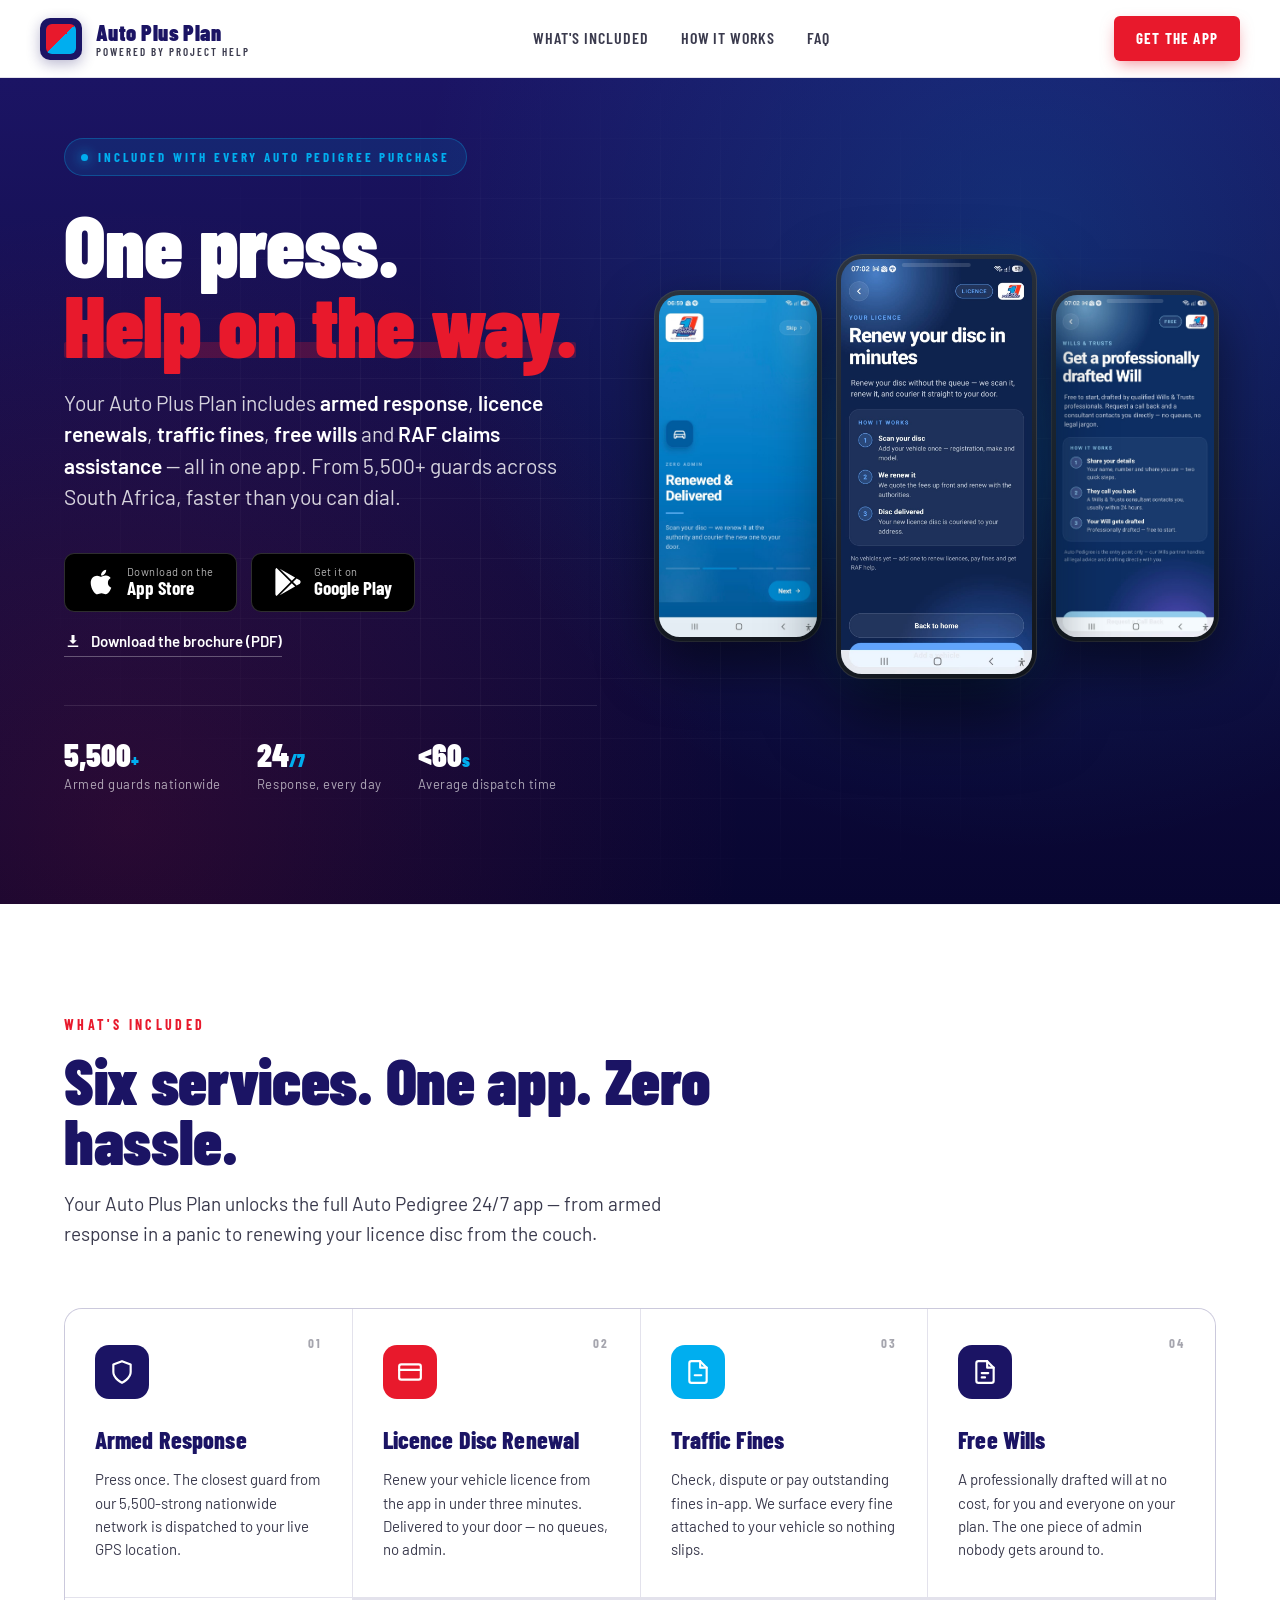
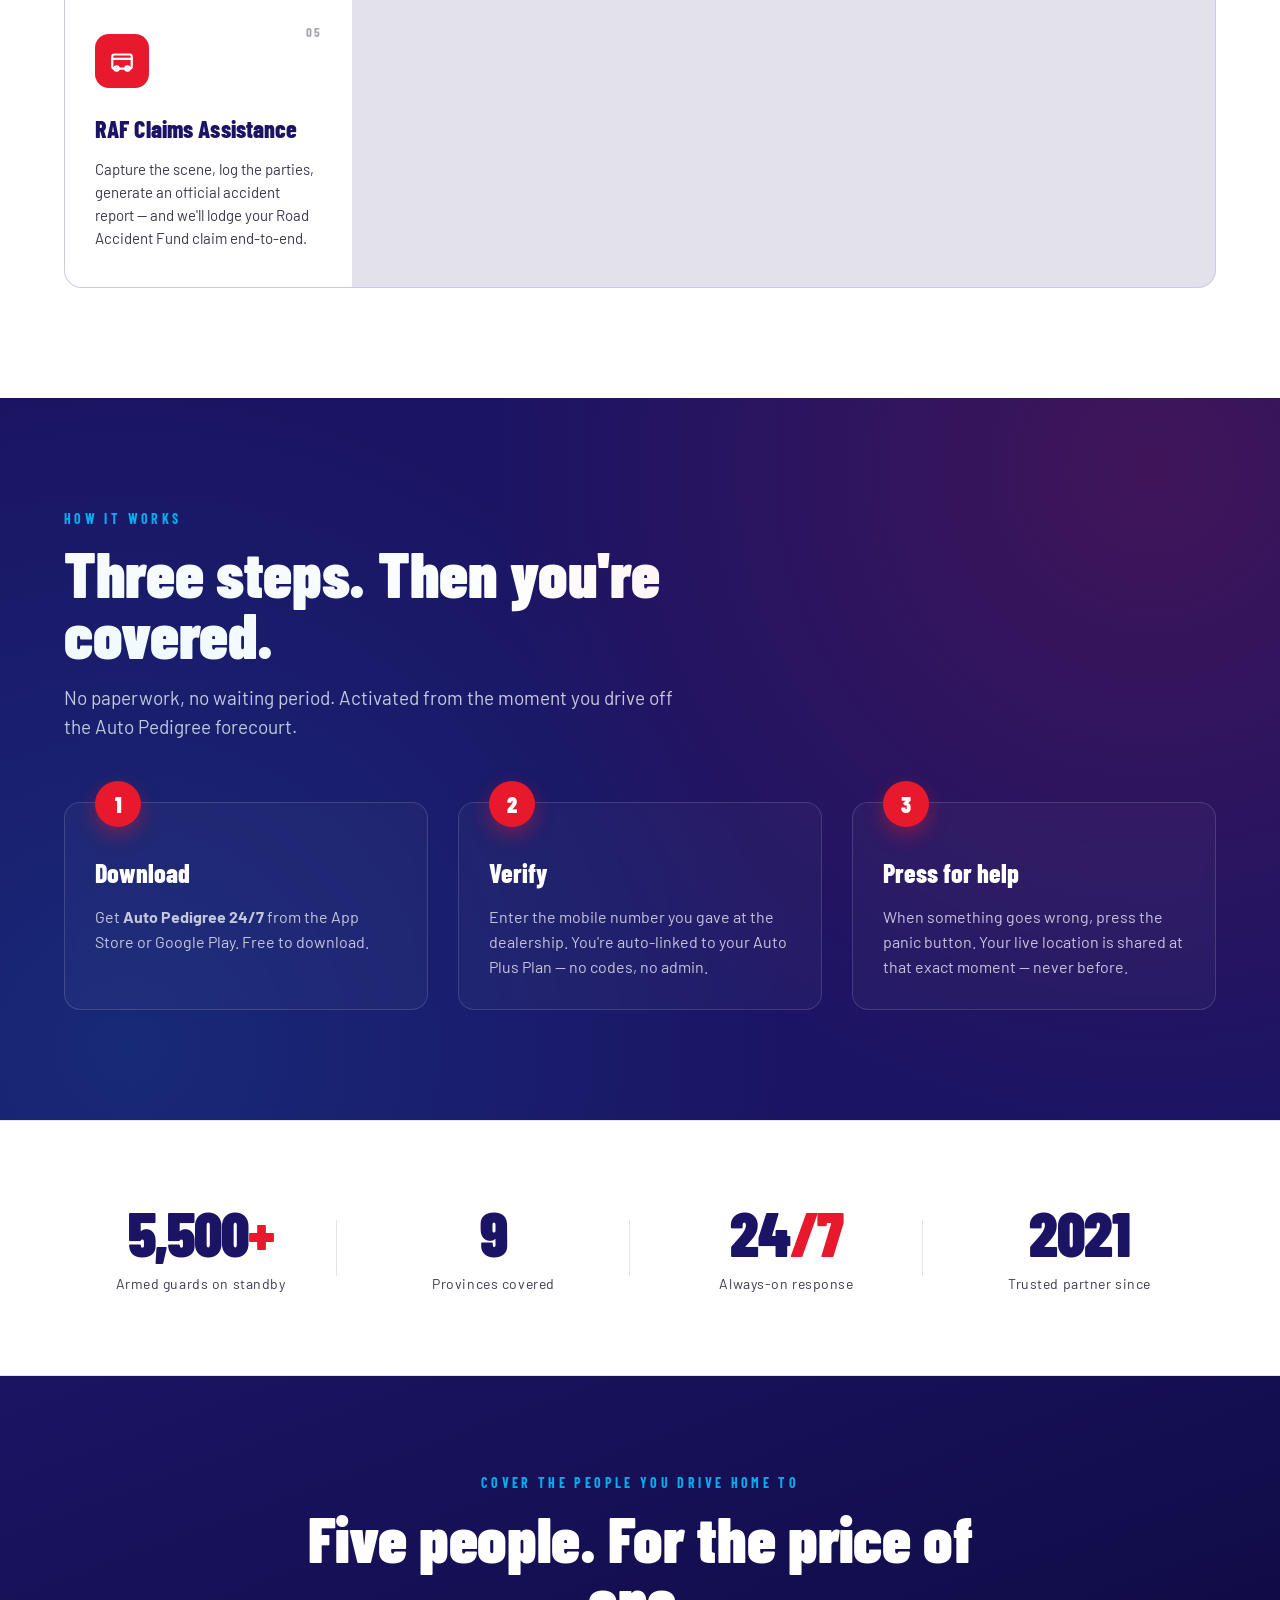
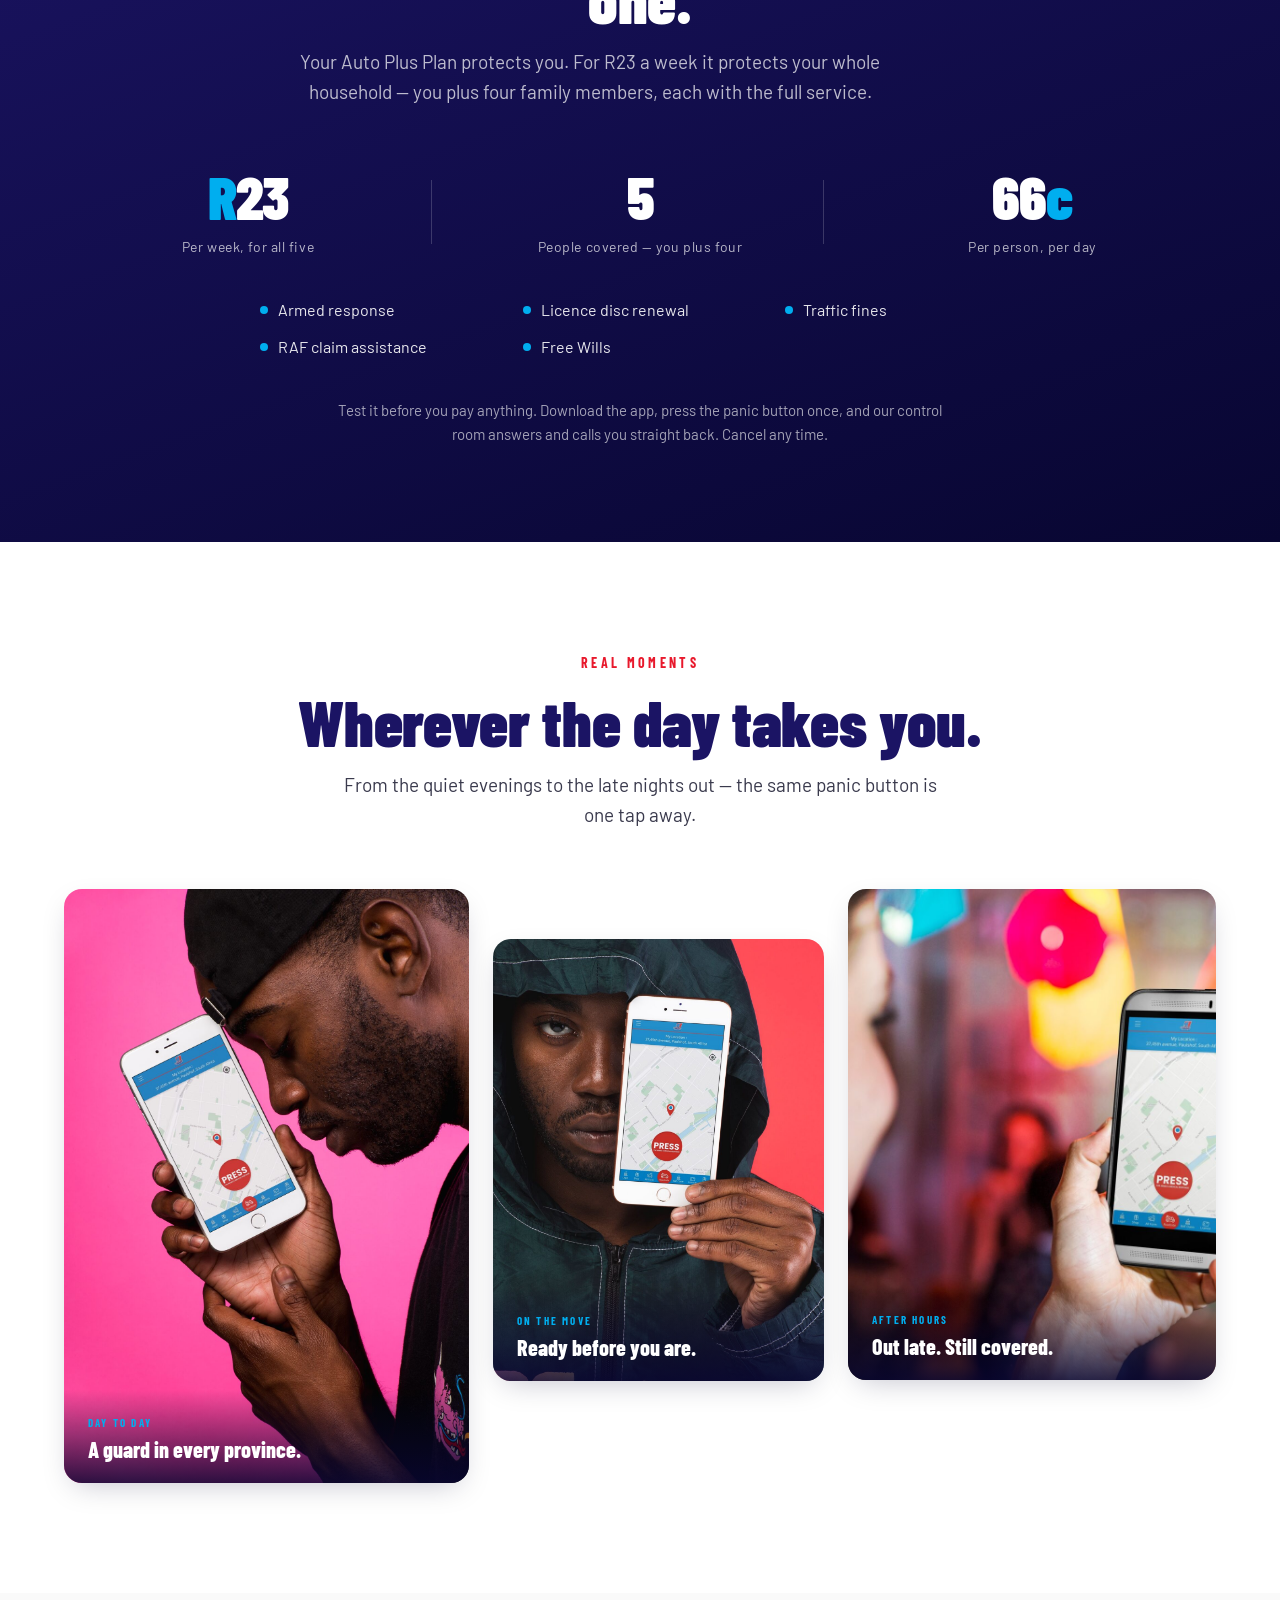
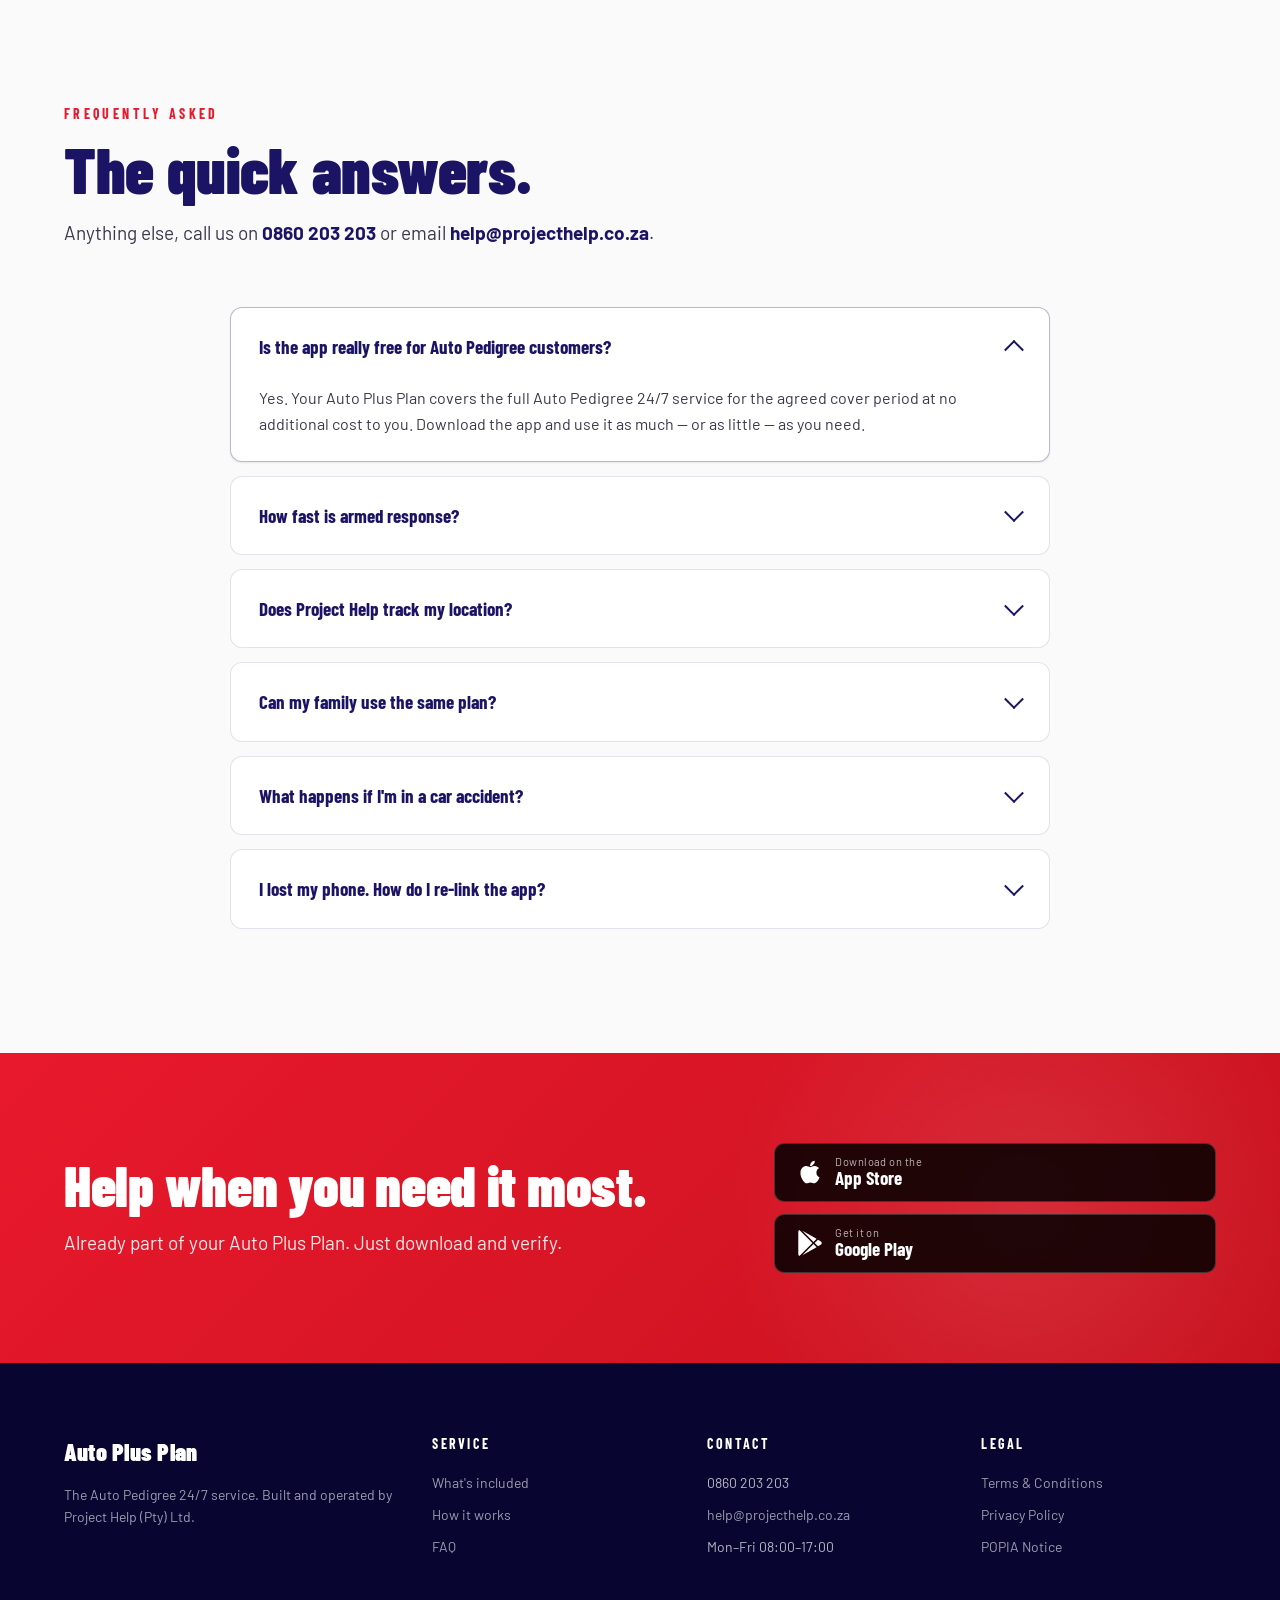
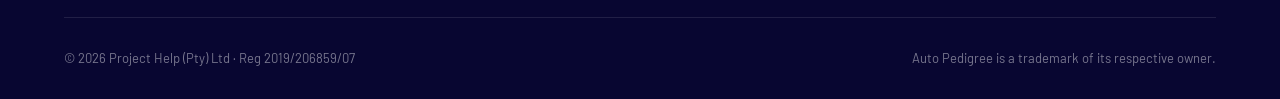
<file: docs/index.html>
<!DOCTYPE html>
<html lang="en">
<head>
<meta charset="UTF-8" />
<meta name="viewport" content="width=device-width, initial-scale=1.0" />
<title>Auto Plus Plan — Powered by Project Help</title>
<meta name="description" content="Armed response, licence renewals, traffic fines and RAF claims — all built into your Auto Pedigree Auto Plus Plan. One press. Help on the way." />
<meta property="og:title" content="Auto Plus Plan — Help when you need it most" />
<meta property="og:description" content="Your Auto Pedigree Auto Plus Plan includes armed response, licence renewals, traffic fines, RAF claims and Free Wills — all in one app. Available on App Store and Google Play." />
<meta property="og:type" content="website" />
<link rel="preconnect" href="https://fonts.googleapis.com" />
<link rel="preconnect" href="https://fonts.gstatic.com" crossorigin />
<link href="https://fonts.googleapis.com/css2?family=Barlow:wght@400;500;600;700&family=Barlow+Condensed:wght@500;600;700;800;900&display=swap" rel="stylesheet" />
<style>
:root{
  --navy:#1B1464;
  --navy-dark:#100c40;
  --navy-deeper:#080631;
  --red:#E8192C;
  --red-dark:#c8121f;
  --sky:#00AEEF;
  --sky-soft:#e6f7fd;
  --paper:#FAFAFA;
  --ink:#0a0a14;
  --ink-soft:#3a3a4d;
  --line:rgba(27,20,100,.12);
  --shadow-sm: 0 1px 2px rgba(8,6,49,.08);
  --shadow-md: 0 10px 30px -10px rgba(8,6,49,.25);
  --shadow-lg: 0 25px 60px -20px rgba(8,6,49,.35);
  --display:'Barlow Condensed', system-ui, sans-serif;
  --body:'Barlow', system-ui, sans-serif;
}

*{box-sizing:border-box; margin:0; padding:0;}
html{scroll-behavior:smooth; -webkit-text-size-adjust:100%;}
body{
  font-family:var(--body);
  font-size:17px;
  line-height:1.55;
  color:var(--ink);
  background:var(--paper);
  -webkit-font-smoothing:antialiased;
  overflow-x:hidden;
}
img{max-width:100%; display:block;}
a{color:inherit; text-decoration:none;}
button{font:inherit; cursor:pointer; border:none; background:none;}

.wrap{max-width:1200px; margin:0 auto; padding:0 24px;}

/* ────────────────────────────────────────────────────────────
   NAV
   ──────────────────────────────────────────────────────────── */
.nav{
  position:sticky; top:0; z-index:50;
  background:rgba(255,255,255,.92);
  backdrop-filter:saturate(180%) blur(14px);
  -webkit-backdrop-filter:saturate(180%) blur(14px);
  border-bottom:1px solid var(--line);
}
.nav-inner{
  display:flex; align-items:center; justify-content:space-between;
  padding:16px 0;
}
.nav-brand{
  display:flex; align-items:center; gap:14px;
}
.nav-brand-mark{
  width:42px; height:42px; border-radius:10px;
  background:var(--navy);
  display:grid; place-items:center;
  position:relative;
  box-shadow:0 4px 14px rgba(27,20,100,.3);
}
.nav-brand-mark::before{
  content:""; position:absolute; inset:6px;
  border-radius:6px;
  background:linear-gradient(135deg, var(--red) 0%, var(--red) 50%, var(--sky) 50%, var(--sky) 100%);
}
.nav-brand-text{
  font-family:var(--display);
  font-weight:900;
  font-size:22px;
  line-height:1;
  letter-spacing:.02em;
  color:var(--navy);
}
.nav-brand-text span{
  display:block; font-size:11px; font-weight:600;
  color:var(--ink-soft); letter-spacing:.18em; margin-top:3px;
  text-transform:uppercase;
}
.nav-links{
  display:flex; align-items:center; gap:32px;
}
.nav-links a{
  font-family:var(--display);
  font-weight:600; font-size:16px;
  text-transform:uppercase; letter-spacing:.06em;
  color:var(--ink-soft);
  transition:color .15s;
}
.nav-links a:hover{color:var(--red);}
.nav-cta{
  background:var(--red); color:#fff;
  padding:11px 22px; border-radius:6px;
  font-family:var(--display); font-weight:700;
  font-size:15px; letter-spacing:.08em; text-transform:uppercase;
  box-shadow:0 6px 16px -4px rgba(232,25,44,.5);
  transition:transform .12s, box-shadow .12s;
}
.nav-cta:hover{transform:translateY(-1px); box-shadow:0 10px 22px -4px rgba(232,25,44,.6);}
@media(max-width:780px){.nav-links{display:none;} .nav-cta{padding:9px 16px; font-size:13px;}}

/* ────────────────────────────────────────────────────────────
   HERO
   ──────────────────────────────────────────────────────────── */
.hero{
  position:relative;
  background:
    radial-gradient(circle at 80% 20%, rgba(0,174,239,.18), transparent 50%),
    radial-gradient(circle at 10% 90%, rgba(232,25,44,.14), transparent 45%),
    linear-gradient(180deg, var(--navy) 0%, var(--navy-dark) 60%, var(--navy-deeper) 100%);
  color:#fff;
  overflow:hidden;
  padding:60px 0 110px;
}
.hero::before{
  content:""; position:absolute; inset:0;
  background-image:
    linear-gradient(rgba(255,255,255,.04) 1px, transparent 1px),
    linear-gradient(90deg, rgba(255,255,255,.04) 1px, transparent 1px);
  background-size:60px 60px;
  mask-image:radial-gradient(ellipse at center, #000 30%, transparent 75%);
  -webkit-mask-image:radial-gradient(ellipse at center, #000 30%, transparent 75%);
  pointer-events:none;
}
.hero-grid{
  display:grid;
  grid-template-columns:1fr 1.05fr;
  gap:60px;
  align-items:center;
  position:relative;
}
.hero-eyebrow{
  display:inline-flex; align-items:center; gap:10px;
  font-family:var(--display); font-weight:700;
  font-size:13px; letter-spacing:.22em; text-transform:uppercase;
  color:var(--sky);
  padding:8px 16px;
  background:rgba(0,174,239,.12);
  border:1px solid rgba(0,174,239,.3);
  border-radius:100px;
  margin-bottom:28px;
}
.hero-eyebrow-dot{
  width:7px; height:7px; border-radius:50%;
  background:var(--sky);
  box-shadow:0 0 12px var(--sky);
  animation:pulse 2s ease-in-out infinite;
}
@keyframes pulse{
  0%,100%{opacity:1; transform:scale(1);}
  50%{opacity:.5; transform:scale(1.4);}
}
.hero h1{
  font-family:var(--display);
  font-weight:900;
  font-size:clamp(46px, 7vw, 86px);
  line-height:.92;
  letter-spacing:-.01em;
  margin-bottom:24px;
}
.hero h1 .accent{
  color:var(--red);
  position:relative;
  display:inline-block;
}
.hero h1 .accent::after{
  content:""; position:absolute;
  left:0; right:0; bottom:6%;
  height:.18em;
  background:var(--red);
  opacity:.25;
  border-radius:2px;
  z-index:-1;
}
.hero-sub{
  font-size:21px; line-height:1.5;
  color:rgba(255,255,255,.82);
  max-width:560px;
  margin-bottom:40px;
  font-weight:400;
}
.hero-sub strong{color:#fff; font-weight:600;}
.hero-ctas{
  display:flex; gap:14px; flex-wrap:wrap;
  align-items:center;
}
.store-badge{
  display:inline-flex; align-items:center; gap:12px;
  background:#000; color:#fff;
  padding:12px 22px; border-radius:10px;
  border:1px solid rgba(255,255,255,.18);
  transition:transform .15s, border-color .15s;
}
.store-badge:hover{transform:translateY(-2px); border-color:rgba(255,255,255,.4);}
.store-badge svg{width:28px; height:28px; flex-shrink:0;}
.store-badge-text{display:flex; flex-direction:column; line-height:1.1;}
.store-badge-text small{font-size:11px; color:rgba(255,255,255,.7); letter-spacing:.04em;}
.store-badge-text span{font-family:var(--display); font-weight:700; font-size:19px;}
.hero-trust{
  margin-top:48px;
  display:flex; gap:36px; flex-wrap:wrap;
  padding-top:32px;
  border-top:1px solid rgba(255,255,255,.1);
}
.trust-item{display:flex; flex-direction:column; gap:4px;}
.trust-num{
  font-family:var(--display); font-weight:900;
  font-size:32px; color:#fff; line-height:1;
}
.trust-num .small{font-size:18px; color:var(--sky);}
.trust-label{
  font-size:13px; color:rgba(255,255,255,.65);
  letter-spacing:.04em;
}

/* Hero app mockup — real AP screens */
.hero-app{
  position:relative;
  display:flex; justify-content:center; align-items:center;
}
.hero-app::before{
  content:""; position:absolute;
  inset:8% -6% 8% -6%;
  background:radial-gradient(ellipse at center, rgba(0,174,239,.22) 0%, transparent 65%);
  filter:blur(20px);
  pointer-events:none;
  z-index:0;
}
/* Three real screens in device frames. The old hero was one baked PNG of an
   app that no longer exists — and its map was Montreal. Separate images mean
   a screenshot can be swapped without a designer. */
.hero-phones{
  position:relative; z-index:1;
  display:flex; align-items:center; justify-content:center;
  gap:14px; width:100%;
}
@media(prefers-reduced-motion:reduce){ .phone{animation:none;} }
.phone{
  position:relative;
  flex:0 0 auto;
  width:30%; max-width:186px;
  border-radius:26px;
  padding:5px;
  background:linear-gradient(160deg,#2b3340,#11151c);
  box-shadow:0 24px 54px rgba(0,0,0,.5), 0 0 0 1px rgba(255,255,255,.07) inset;
  animation:float 6s ease-in-out infinite;
}
.phone:nth-child(1){animation-delay:-.6s;}
.phone:nth-child(3){animation-delay:-1.2s;}
.phone.lead{
  width:36%; max-width:224px;
  z-index:2;
  box-shadow:0 34px 70px rgba(0,0,0,.6), 0 0 44px rgba(0,174,239,.16), 0 0 0 1px rgba(255,255,255,.1) inset;
}
.phone img{
  display:block; width:100%; height:auto;
  border-radius:21px;
}
.phone::after{
  content:""; position:absolute; left:50%; top:9px; transform:translateX(-50%);
  width:34%; height:4px; border-radius:3px;
  background:rgba(255,255,255,.14);
}
@keyframes float{
  0%,100%{transform:translateY(0);}
  50%{transform:translateY(-10px);}
}

@media(max-width:980px){
  .hero{padding:36px 0 80px;}
  .hero-grid{grid-template-columns:1fr; gap:50px;}
  .hero-app{order:-1;}
  .hero-phones{max-width:540px; margin:0 auto;}
}
@media(max-width:520px){
  .hero{padding:24px 0 60px;}
  .hero-trust{gap:24px; margin-top:36px;}
  .hero-phones{gap:9px;}
}

/* ────────────────────────────────────────────────────────────
   SERVICES
   ──────────────────────────────────────────────────────────── */
.section{padding:110px 0;}
.section-eyebrow{
  font-family:var(--display); font-weight:700;
  font-size:14px; letter-spacing:.24em; text-transform:uppercase;
  color:var(--red);
  margin-bottom:14px;
}
.section-title{
  font-family:var(--display); font-weight:900;
  font-size:clamp(38px, 5.2vw, 64px);
  line-height:.95; letter-spacing:-.005em;
  color:var(--navy);
  margin-bottom:18px;
  max-width:760px;
}
.section-sub{
  font-size:19px; color:var(--ink-soft);
  max-width:620px;
  margin-bottom:60px;
}

.services{
  background:#fff;
  position:relative;
}
.services::before{
  content:""; position:absolute; top:0; left:0; right:0; height:1px;
  background:linear-gradient(90deg, transparent, var(--line), transparent);
}
.svc-grid{
  display:grid;
  grid-template-columns:repeat(auto-fit, minmax(280px, 1fr));
  gap:1px;
  background:var(--line);
  border:1px solid var(--line);
  border-radius:18px;
  overflow:hidden;
}
.svc{
  background:#fff;
  padding:36px 30px;
  position:relative;
  transition:background .25s;
}
.svc:hover{background:var(--paper);}
.svc-num{
  font-family:var(--display); font-weight:700;
  font-size:13px; color:var(--ink-soft); opacity:.45;
  letter-spacing:.16em;
  position:absolute; top:24px; right:30px;
}
.svc-icon{
  width:54px; height:54px;
  border-radius:14px;
  display:grid; place-items:center;
  margin-bottom:22px;
  background:var(--navy);
  color:#fff;
  position:relative;
}
.svc:nth-child(2) .svc-icon{background:var(--red);}
.svc:nth-child(3) .svc-icon{background:var(--sky);}
.svc:nth-child(4) .svc-icon{background:var(--navy);}
.svc:nth-child(5) .svc-icon{background:var(--red);}
.svc:nth-child(6) .svc-icon{background:var(--sky);}
.svc-icon svg{width:26px; height:26px;}
.svc-title{
  font-family:var(--display); font-weight:800;
  font-size:24px;
  color:var(--navy);
  margin-bottom:10px;
  letter-spacing:.005em;
}
.svc-body{
  font-size:15px; line-height:1.55;
  color:var(--ink-soft);
}

/* ────────────────────────────────────────────────────────────
   HOW IT WORKS
   ──────────────────────────────────────────────────────────── */
.how{
  background:var(--navy);
  color:#fff;
  position:relative;
  overflow:hidden;
}
.how::before{
  content:""; position:absolute; inset:0;
  background:
    radial-gradient(circle at 90% 10%, rgba(232,25,44,.18), transparent 50%),
    radial-gradient(circle at 10% 90%, rgba(0,174,239,.14), transparent 50%);
  pointer-events:none;
}
.how .section-eyebrow{color:var(--sky);}
.how .section-title{color:#fff;}
.how .section-sub{color:rgba(255,255,255,.78);}
.how-steps{
  display:grid;
  grid-template-columns:repeat(3, 1fr);
  gap:30px;
  position:relative;
}
.step{
  position:relative;
  padding:36px 30px 30px;
  border:1px solid rgba(255,255,255,.14);
  border-radius:16px;
  background:rgba(255,255,255,.03);
  backdrop-filter:blur(6px);
}
.step-num{
  position:absolute; top:-22px; left:30px;
  width:46px; height:46px; border-radius:50%;
  background:var(--red);
  display:grid; place-items:center;
  font-family:var(--display); font-weight:900;
  font-size:22px; color:#fff;
  box-shadow:0 8px 20px rgba(232,25,44,.4);
}
.step-title{
  font-family:var(--display); font-weight:800;
  font-size:26px;
  margin-top:14px;
  margin-bottom:12px;
}
.step-body{
  font-size:16px; line-height:1.55;
  color:rgba(255,255,255,.74);
}
@media(max-width:820px){
  .how-steps{grid-template-columns:1fr;}
}

/* ────────────────────────────────────────────────────────────
   PROOF STRIP
   ──────────────────────────────────────────────────────────── */
.proof{
  background:#fff;
  padding:80px 0;
  border-top:1px solid var(--line);
  border-bottom:1px solid var(--line);
}
.proof-grid{
  display:grid;
  grid-template-columns:repeat(4, 1fr);
  gap:20px;
  text-align:center;
}
.proof-item{
  padding:0 16px;
  position:relative;
}
.proof-item:not(:last-child)::after{
  content:""; position:absolute; right:0; top:20%; bottom:20%;
  width:1px; background:var(--line);
}
.proof-num{
  font-family:var(--display); font-weight:900;
  font-size:clamp(42px, 5vw, 62px);
  color:var(--navy); line-height:1;
  letter-spacing:-.02em;
}
.proof-num .accent{color:var(--red);}
.proof-label{
  margin-top:10px;
  font-size:14px;
  color:var(--ink-soft);
  letter-spacing:.04em;
}
@media(max-width:780px){
  .proof-grid{grid-template-columns:repeat(2, 1fr); gap:32px 16px;}
  .proof-item:nth-child(2)::after{display:none;}
}

/* ────────────────────────────────────────────────────────────
   LIFESTYLE BAND
   ──────────────────────────────────────────────────────────── */
.life{
  background:#fff;
  padding:110px 0;
  position:relative;
  overflow:hidden;
}
.life-head{
  max-width:760px;
  margin:0 auto 60px;
  text-align:center;
}
.life-head .section-eyebrow{margin-bottom:18px;}
.life-head .section-title{margin-left:auto; margin-right:auto;}
.life-head .section-sub{margin-left:auto; margin-right:auto; margin-bottom:0;}

.life-grid{
  display:grid;
  grid-template-columns:1.1fr .9fr 1fr;
  grid-template-rows:auto;
  gap:24px;
  align-items:start;
}
.life-card{
  position:relative;
  border-radius:18px;
  overflow:hidden;
  background:var(--paper);
  box-shadow:var(--shadow-md);
  aspect-ratio:3/4;
}
.life-card.tall{aspect-ratio:3/4.4;}
.life-card.offset{margin-top:50px;}
.life-card img{
  width:100%; height:100%;
  object-fit:cover;
  transition:transform .6s ease;
}
.life-card:hover img{transform:scale(1.04);}
.life-card .life-caption{
  position:absolute;
  left:0; right:0; bottom:0;
  padding:24px 24px 22px;
  background:linear-gradient(180deg, transparent 0%, rgba(8,6,49,.85) 100%);
  color:#fff;
}
.life-card .life-caption-tag{
  font-family:var(--display); font-weight:700;
  font-size:11px; letter-spacing:.2em; text-transform:uppercase;
  color:var(--sky);
  margin-bottom:6px;
}
.life-card .life-caption-title{
  font-family:var(--display); font-weight:800;
  font-size:22px;
  line-height:1.1;
}

@media(max-width:880px){
  .life-grid{grid-template-columns:1fr 1fr; gap:18px;}
  .life-card.offset{margin-top:0;}
  .life-card:nth-child(3){grid-column:1 / -1; aspect-ratio:16/9;}
}
@media(max-width:520px){
  .life-grid{grid-template-columns:1fr;}
  .life-card,
  .life-card.tall,
  .life-card:nth-child(3){aspect-ratio:4/5;}
}
.faq{background:var(--paper);}
.faq-list{
  max-width:820px;
  margin:0 auto;
}
.faq-item{
  border:1px solid var(--line);
  border-radius:12px;
  background:#fff;
  margin-bottom:14px;
  overflow:hidden;
  transition:border-color .15s, box-shadow .15s;
}
.faq-item[open]{
  border-color:rgba(27,20,100,.3);
  box-shadow:var(--shadow-sm);
}
.faq-item summary{
  list-style:none;
  padding:24px 60px 24px 28px;
  font-family:var(--display);
  font-weight:700; font-size:19px;
  color:var(--navy);
  cursor:pointer;
  position:relative;
  transition:color .15s;
}
.faq-item summary::-webkit-details-marker{display:none;}
.faq-item summary::after{
  content:""; position:absolute;
  right:28px; top:50%; transform:translateY(-50%);
  width:12px; height:12px;
  border-right:2px solid currentColor;
  border-bottom:2px solid currentColor;
  transform:translateY(-70%) rotate(45deg);
  transition:transform .2s;
}
.faq-item[open] summary::after{
  transform:translateY(-30%) rotate(-135deg);
}
.faq-item summary:hover{color:var(--red);}
.faq-answer{
  padding:0 28px 24px;
  font-size:16px; line-height:1.6;
  color:var(--ink-soft);
}
.faq-answer strong{color:var(--navy);}

/* ────────────────────────────────────────────────────────────
   CTA STRIP
   ──────────────────────────────────────────────────────────── */
.cta-strip{
  background:linear-gradient(135deg, var(--red) 0%, var(--red-dark) 100%);
  color:#fff;
  padding:90px 0;
  position:relative;
  overflow:hidden;
}
.cta-strip::before{
  content:""; position:absolute;
  top:-50%; right:-10%;
  width:60%; height:200%;
  background:radial-gradient(circle, rgba(255,255,255,.1) 0%, transparent 60%);
  pointer-events:none;
}
.cta-inner{
  display:grid; grid-template-columns:1.5fr 1fr;
  gap:48px;
  align-items:center;
  position:relative;
}
.cta-strip h2{
  font-family:var(--display); font-weight:900;
  font-size:clamp(36px, 4.6vw, 56px);
  line-height:.98;
  letter-spacing:-.005em;
  margin-bottom:16px;
}
.cta-strip p{
  font-size:19px;
  color:rgba(255,255,255,.9);
  max-width:520px;
}
.cta-buttons{
  display:flex; flex-direction:column; gap:12px;
}
@media(max-width:780px){
  .cta-inner{grid-template-columns:1fr; gap:32px;}
  .cta-buttons{flex-direction:row; flex-wrap:wrap;}
}

/* ────────────────────────────────────────────────────────────
   FOOTER
   ──────────────────────────────────────────────────────────── */
.footer{
  background:var(--navy-deeper);
  color:rgba(255,255,255,.7);
  padding:70px 0 30px;
  font-size:14px;
}
.footer-grid{
  display:grid;
  grid-template-columns:1.4fr 1fr 1fr 1fr;
  gap:40px;
  padding-bottom:50px;
  border-bottom:1px solid rgba(255,255,255,.1);
}
.footer-brand{
  font-family:var(--display); font-weight:900;
  color:#fff; font-size:24px;
  margin-bottom:14px;
  letter-spacing:.01em;
}
.footer-tagline{
  font-size:14px;
  color:rgba(255,255,255,.6);
  max-width:340px;
  line-height:1.55;
}
.footer-col h4{
  font-family:var(--display); font-weight:700;
  font-size:14px; letter-spacing:.16em; text-transform:uppercase;
  color:#fff;
  margin-bottom:18px;
}
.footer-col ul{list-style:none;}
.footer-col li{margin-bottom:10px;}
.footer-col a{
  color:rgba(255,255,255,.6);
  transition:color .15s;
}
.footer-col a:hover{color:var(--red);}
.footer-base{
  display:flex; justify-content:space-between; flex-wrap:wrap;
  gap:16px;
  padding-top:30px;
  font-size:13px;
  color:rgba(255,255,255,.45);
}
@media(max-width:780px){
  .footer-grid{grid-template-columns:1fr 1fr; gap:36px 24px;}
}
@media(max-width:480px){
  .footer-grid{grid-template-columns:1fr;}
}

/* ────────────────────────────────────────────────────────────
   UTILITY
   ──────────────────────────────────────────────────────────── */
.fade-in{
  opacity:0; transform:translateY(20px);
  animation:fadeUp .8s ease forwards;
}
@keyframes fadeUp{to{opacity:1; transform:translateY(0);}}
.delay-1{animation-delay:.1s;}
.delay-2{animation-delay:.2s;}
.delay-3{animation-delay:.3s;}

/* FAMILY COVER — the R23/week upgrade the SMS campaign sells. */
.family{
  background:linear-gradient(160deg, var(--navy) 0%, var(--navy-deeper) 100%);
  color:#fff; padding:96px 0;
}
.family .section-eyebrow{color:var(--sky);}
.family .section-title{color:#fff;}
.family .section-sub{color:rgba(255,255,255,.72);}
.family-price{
  display:grid; grid-template-columns:repeat(3,1fr); gap:24px;
  margin:48px 0 40px; text-align:center;
}
.family-price > div{position:relative; padding:0 16px;}
.family-price > div:not(:last-child)::after{
  content:""; position:absolute; right:0; top:15%; bottom:15%;
  width:1px; background:rgba(255,255,255,.18);
}
.family-num{
  font-family:var(--display); font-weight:900; line-height:1;
  font-size:clamp(40px,5vw,60px); letter-spacing:-.02em; color:#fff;
}
.family-num .accent{color:var(--sky);}
.family-label{margin-top:10px; font-size:14px; color:rgba(255,255,255,.7); letter-spacing:.04em;}
.family-list{
  display:grid; grid-template-columns:repeat(auto-fit,minmax(200px,1fr));
  gap:12px 28px; max-width:760px; margin:0 auto 40px; padding:0; list-style:none;
}
.family-list li{
  display:flex; align-items:flex-start; gap:10px;
  font-size:16px; color:rgba(255,255,255,.9);
}
.family-list li::before{
  content:""; flex:0 0 auto; width:8px; height:8px; margin-top:8px;
  border-radius:50%; background:var(--sky);
}
.family-note{
  text-align:center; font-size:15px; color:rgba(255,255,255,.62);
  max-width:620px; margin:0 auto;
}
@media(max-width:780px){
  .family-price{grid-template-columns:1fr; gap:32px;}
  .family-price > div::after{display:none;}
}
</style>
</head>
<body>

<!-- NAV -->
<nav class="nav">
  <div class="wrap nav-inner">
    <a href="/" class="nav-brand">
      <span class="nav-brand-mark" aria-hidden="true"></span>
      <span class="nav-brand-text">Auto Plus Plan<span>Powered by Project Help</span></span>
    </a>
    <div class="nav-links">
      <a href="#whats-included">What's included</a>
      <a href="#how-it-works">How it works</a>
      <a href="#faq">FAQ</a>
    </div>
    <a href="#download" class="nav-cta">Get the App</a>
  </div>
</nav>

<!-- HERO -->
<section class="hero">
  <div class="wrap hero-grid">
    <div class="hero-copy">
      <div class="hero-eyebrow fade-in">
        <span class="hero-eyebrow-dot"></span>
        Included with every Auto Pedigree purchase
      </div>
      <h1 class="fade-in delay-1">
        One press.<br>
        <span class="accent">Help on the way.</span>
      </h1>
      <p class="hero-sub fade-in delay-2">
        Your Auto Plus Plan includes <strong>armed response</strong>, <strong>licence renewals</strong>, <strong>traffic fines</strong>, <strong>free wills</strong> and <strong>RAF claims assistance</strong> — all in one app. From 5,500+ guards across South Africa, faster than you can dial.
      </p>
      <div class="hero-ctas fade-in delay-3" id="download">
        <a href="#" class="store-badge" aria-label="Download on the App Store">
          <svg viewBox="0 0 384 512" fill="currentColor"><path d="M318.7 268.7c-.2-36.7 16.4-64.4 50-84.8-18.8-26.9-47.2-41.7-84.7-44.6-35.5-2.8-74.3 20.7-88.5 20.7-15 0-49.4-19.7-76.4-19.7C63.3 141.2 4 184.8 4 273.5q0 39.3 14.4 81.2c12.8 36.7 59 126.7 107.2 125.2 25.2-.6 43-17.9 75.8-17.9 31.8 0 48.3 17.9 76.4 17.9 48.6-.7 90.4-82.5 102.6-119.3-65.2-30.7-61.7-90-61.7-91.9zm-56.6-164.2c27.3-32.4 24.8-61.9 24-72.5-24.1 1.4-52 16.4-67.9 34.9-17.5 19.8-27.8 44.3-25.6 71.9 26.1 2 49.9-11.4 69.5-34.3z"/></svg>
          <span class="store-badge-text"><small>Download on the</small><span>App Store</span></span>
        </a>
        <a href="#" class="store-badge" aria-label="Get it on Google Play">
          <svg viewBox="0 0 512 512" fill="currentColor"><path d="M325.3 234.3 104.6 13l280.8 161.2-60.1 60.1zM47 0C34 6.8 25.3 19.2 25.3 35.3v441.3c0 16.1 8.7 28.5 21.7 35.3l256.6-256L47 0zm425.2 225.6-58.9-34.1-65.7 64.5 65.7 64.5 60.1-34.1c18-14.3 18-46.5-1.2-60.8zM104.6 499l280.8-161.2-60.1-60.1L104.6 499z"/></svg>
          <span class="store-badge-text"><small>Get it on</small><span>Google Play</span></span>
        </a>
      </div>
      <div class="fade-in delay-3" style="margin-top:18px">
        <a href="auto-pedigree-247-brochure.pdf" download
           style="display:inline-flex; align-items:center; gap:9px; color:#fff;
                  text-decoration:none; font-weight:600; font-size:15px;
                  border-bottom:1px solid rgba(255,255,255,.3); padding-bottom:3px;">
          <svg viewBox="0 0 24 24" width="18" height="18" fill="currentColor" aria-hidden="true"><path d="M12 16l-5-5h3V4h4v7h3l-5 5Zm-7 2h14v2H5v-2Z"/></svg>
          Download the brochure (PDF)
        </a>
      </div>

      <div class="hero-trust fade-in delay-3">
        <div class="trust-item">
          <div class="trust-num">5,500<span class="small">+</span></div>
          <div class="trust-label">Armed guards nationwide</div>
        </div>
        <div class="trust-item">
          <div class="trust-num">24<span class="small">/7</span></div>
          <div class="trust-label">Response, every day</div>
        </div>
        <div class="trust-item">
          <div class="trust-num">&lt;60<span class="small">s</span></div>
          <div class="trust-label">Average dispatch time</div>
        </div>
      </div>
    </div>

    <div class="hero-app fade-in delay-2">
      <div class="hero-phones">
        <div class="phone">
          <img src="assets/app-onboard-licence.jpg" alt="Auto Pedigree 24/7 app: zero admin — your disc renewed and delivered" loading="eager" width="738" height="1600" />
        </div>
        <div class="phone lead">
          <img src="assets/app-licence.jpg" alt="Auto Pedigree 24/7 app: renew your licence disc in minutes, couriered to your door" loading="eager" width="738" height="1600" />
        </div>
        <div class="phone">
          <img src="assets/app-wills.jpg" alt="Auto Pedigree 24/7 app: get a professionally drafted Will, free to start" loading="eager" width="738" height="1600" />
        </div>
      </div>
    </div>
  </div>
</section>

<!-- SERVICES -->
<section class="section services" id="whats-included">
  <div class="wrap">
    <div class="section-eyebrow">What's included</div>
    <h2 class="section-title">Six services. One app. Zero hassle.</h2>
    <p class="section-sub">
      Your Auto Plus Plan unlocks the full Auto Pedigree 24/7 app — from armed response in a panic to renewing your licence disc from the couch.
    </p>

    <div class="svc-grid">
      <div class="svc">
        <div class="svc-num">01</div>
        <div class="svc-icon">
          <svg viewBox="0 0 24 24" fill="none" stroke="currentColor" stroke-width="2" stroke-linecap="round" stroke-linejoin="round"><path d="M12 22s8-4 8-10V5l-8-3-8 3v7c0 6 8 10 8 10z"/></svg>
        </div>
        <div class="svc-title">Armed Response</div>
        <div class="svc-body">Press once. The closest guard from our 5,500-strong nationwide network is dispatched to your live GPS location.</div>
      </div>

      

      <div class="svc">
        <div class="svc-num">02</div>
        <div class="svc-icon">
          <svg viewBox="0 0 24 24" fill="none" stroke="currentColor" stroke-width="2" stroke-linecap="round" stroke-linejoin="round"><rect x="2" y="5" width="20" height="14" rx="2"/><line x1="2" y1="10" x2="22" y2="10"/></svg>
        </div>
        <div class="svc-title">Licence Disc Renewal</div>
        <div class="svc-body">Renew your vehicle licence from the app in under three minutes. Delivered to your door — no queues, no admin.</div>
      </div>

      <div class="svc">
        <div class="svc-num">03</div>
        <div class="svc-icon">
          <svg viewBox="0 0 24 24" fill="none" stroke="currentColor" stroke-width="2" stroke-linecap="round" stroke-linejoin="round"><path d="M14 2H6a2 2 0 0 0-2 2v16a2 2 0 0 0 2 2h12a2 2 0 0 0 2-2V8z"/><polyline points="14 2 14 8 20 8"/><line x1="9" y1="15" x2="15" y2="15"/></svg>
        </div>
        <div class="svc-title">Traffic Fines</div>
        <div class="svc-body">Check, dispute or pay outstanding fines in-app. We surface every fine attached to your vehicle so nothing slips.</div>
      </div>

      <div class="svc">
        <div class="svc-num">04</div>
        <div class="svc-icon">
          <svg viewBox="0 0 24 24" fill="none" stroke="currentColor" stroke-width="2" stroke-linecap="round" stroke-linejoin="round"><path d="M14 2H6a2 2 0 0 0-2 2v16a2 2 0 0 0 2 2h12a2 2 0 0 0 2-2V8z"/><polyline points="14 2 14 8 20 8"/><path d="M9 13h6"/><path d="M9 17h3"/></svg>
        </div>
        <div class="svc-title">Free Wills</div>
        <div class="svc-body">A professionally drafted will at no cost, for you and everyone on your plan. The one piece of admin nobody gets around to.</div>
      </div>

      <div class="svc">
        <div class="svc-num">05</div>
        <div class="svc-icon">
          <svg viewBox="0 0 24 24" fill="none" stroke="currentColor" stroke-width="2" stroke-linecap="round" stroke-linejoin="round"><rect x="3" y="6" width="18" height="13" rx="2"/><circle cx="7" cy="19" r="2"/><circle cx="17" cy="19" r="2"/><path d="M3 10h18"/></svg>
        </div>
        <div class="svc-title">RAF Claims Assistance</div>
        <div class="svc-body">Capture the scene, log the parties, generate an official accident report — and we'll lodge your Road Accident Fund claim end-to-end.</div>
      </div>
    </div>
  </div>
</section>

<!-- HOW IT WORKS -->
<section class="section how" id="how-it-works">
  <div class="wrap">
    <div class="section-eyebrow">How it works</div>
    <h2 class="section-title">Three steps. Then you're covered.</h2>
    <p class="section-sub">No paperwork, no waiting period. Activated from the moment you drive off the Auto Pedigree forecourt.</p>

    <div class="how-steps">
      <div class="step">
        <div class="step-num">1</div>
        <div class="step-title">Download</div>
        <div class="step-body">Get <strong>Auto Pedigree 24/7</strong> from the App Store or Google Play. Free to download.</div>
      </div>
      <div class="step">
        <div class="step-num">2</div>
        <div class="step-title">Verify</div>
        <div class="step-body">Enter the mobile number you gave at the dealership. You're auto-linked to your Auto Plus Plan — no codes, no admin.</div>
      </div>
      <div class="step">
        <div class="step-num">3</div>
        <div class="step-title">Press for help</div>
        <div class="step-body">When something goes wrong, press the panic button. Your live location is shared at that exact moment — never before.</div>
      </div>
    </div>
  </div>
</section>

<!-- PROOF STRIP -->
<section class="proof">
  <div class="wrap">
    <div class="proof-grid">
      <div class="proof-item">
        <div class="proof-num">5,500<span class="accent">+</span></div>
        <div class="proof-label">Armed guards on standby</div>
      </div>
      <div class="proof-item">
        <div class="proof-num">9</div>
        <div class="proof-label">Provinces covered</div>
      </div>
      <div class="proof-item">
        <div class="proof-num">24<span class="accent">/7</span></div>
        <div class="proof-label">Always-on response</div>
      </div>
      <div class="proof-item">
        <div class="proof-num">2021</div>
        <div class="proof-label">Trusted partner since</div>
      </div>
    </div>
  </div>
</section>

<!-- FAMILY COVER -->
<section class="family" id="family">
  <div class="wrap">
    <div style="text-align:center; max-width:720px; margin:0 auto;">
      <div class="section-eyebrow">Cover the people you drive home to</div>
      <h2 class="section-title">Five people. For the price of one.</h2>
      <p class="section-sub">Your Auto Plus Plan protects you. For R23 a week it protects your whole household — you plus four family members, each with the full service.</p>
    </div>

    <div class="family-price">
      <div>
        <div class="family-num"><span class="accent">R</span>23</div>
        <div class="family-label">Per week, for all five</div>
      </div>
      <div>
        <div class="family-num">5</div>
        <div class="family-label">People covered — you plus four</div>
      </div>
      <div>
        <div class="family-num">66<span class="accent">c</span></div>
        <div class="family-label">Per person, per day</div>
      </div>
    </div>

    <ul class="family-list">
      <li>Armed response</li>
      <li>Licence disc renewal</li>
      <li>Traffic fines</li>
      <li>RAF claim assistance</li>
      <li>Free Wills</li>
    </ul>

    <p class="family-note">
      Test it before you pay anything. Download the app, press the panic button once, and our
      control room answers and calls you straight back. Cancel any time.
    </p>
  </div>
</section>

<!-- LIFESTYLE BAND -->
<section class="life">
  <div class="wrap">
    <div class="life-head">
      <div class="section-eyebrow">Real moments</div>
      <h2 class="section-title">Wherever the day takes you.</h2>
      <p class="section-sub">From the quiet evenings to the late nights out — the same panic button is one tap away.</p>
    </div>

    <div class="life-grid">
      <div class="life-card tall">
        <img src="assets/life-beanie.jpg" alt="Auto Pedigree customer using the Auto Pedigree 24/7 app on his phone" loading="lazy" />
        <div class="life-caption">
          <div class="life-caption-tag">Day to day</div>
          <div class="life-caption-title">A guard in every province.</div>
        </div>
      </div>
      <div class="life-card offset">
        <img src="assets/life-hood.jpg" alt="Young man holding the Auto Pedigree 24/7 app open on his phone" loading="lazy" />
        <div class="life-caption">
          <div class="life-caption-tag">On the move</div>
          <div class="life-caption-title">Ready before you are.</div>
        </div>
      </div>
      <div class="life-card">
        <img src="assets/life-party.jpg" alt="Young woman out at night with the Auto Pedigree 24/7 app open" loading="lazy" />
        <div class="life-caption">
          <div class="life-caption-tag">After hours</div>
          <div class="life-caption-title">Out late. Still covered.</div>
        </div>
      </div>
    </div>
  </div>
</section>

<!-- FAQ -->
<section class="section faq" id="faq">
  <div class="wrap">
    <div class="section-eyebrow">Frequently asked</div>
    <h2 class="section-title">The quick answers.</h2>
    <p class="section-sub">Anything else, call us on <strong style="color:var(--navy);">0860 203 203</strong> or email <strong style="color:var(--navy);">help@projecthelp.co.za</strong>.</p>

    <div class="faq-list">
      <details class="faq-item" open>
        <summary>Is the app really free for Auto Pedigree customers?</summary>
        <div class="faq-answer">
          Yes. Your Auto Plus Plan covers the full Auto Pedigree 24/7 service for the agreed cover period at no additional cost to you. Download the app and use it as much — or as little — as you need.
        </div>
      </details>
      <details class="faq-item">
        <summary>How fast is armed response?</summary>
        <div class="faq-answer">
          Average dispatch is under 60 seconds nationwide. Actual arrival time depends on traffic and the closest available unit — but with <strong>5,500+ guards</strong> across the country, there's almost always someone close.
        </div>
      </details>
      <details class="faq-item">
        <summary>Does Project Help track my location?</summary>
        <div class="faq-answer">
          No. Your GPS is shared <strong>only at the moment you press the panic button</strong> — and only with the dispatched guard. We don't log, sell or retain your movement data. Privacy is built in.
        </div>
      </details>
      <details class="faq-item">
        <summary>Can my family use the same plan?</summary>
        <div class="faq-answer">
          Yes. Family cover is <strong>R23 a week for five people</strong> — you plus four family members — which works out to 66c per person per day. Everyone gets the full service: armed response, licence disc renewal, traffic fines, Free Wills and RAF claim assistance. Add it in the app, or call us on 0860 203 203.
        </div>
      </details>
      <details class="faq-item">
        <summary>What happens if I'm in a car accident?</summary>
        <div class="faq-answer">
          Open the app, tap <strong>RAF Claim</strong>, and follow the steps: capture the scene, log the other parties, and generate the official accident report. Project Help then lodges and manages your Road Accident Fund claim end-to-end — at no extra cost.
        </div>
      </details>
      <details class="faq-item">
        <summary>I lost my phone. How do I re-link the app?</summary>
        <div class="faq-answer">
          Just reinstall the app on the new phone and enter the same mobile number you registered at the dealership. Your Auto Plus Plan re-links automatically.
        </div>
      </details>
    </div>
  </div>
</section>

<!-- CTA STRIP -->
<section class="cta-strip">
  <div class="wrap cta-inner">
    <div>
      <h2>Help when you need it most.</h2>
      <p>Already part of your Auto Plus Plan. Just download and verify.</p>
    </div>
    <div class="cta-buttons">
      <a href="#" class="store-badge" style="background:rgba(0,0,0,.85);">
        <svg viewBox="0 0 384 512" fill="currentColor" style="width:26px; height:26px;"><path d="M318.7 268.7c-.2-36.7 16.4-64.4 50-84.8-18.8-26.9-47.2-41.7-84.7-44.6-35.5-2.8-74.3 20.7-88.5 20.7-15 0-49.4-19.7-76.4-19.7C63.3 141.2 4 184.8 4 273.5q0 39.3 14.4 81.2c12.8 36.7 59 126.7 107.2 125.2 25.2-.6 43-17.9 75.8-17.9 31.8 0 48.3 17.9 76.4 17.9 48.6-.7 90.4-82.5 102.6-119.3-65.2-30.7-61.7-90-61.7-91.9zm-56.6-164.2c27.3-32.4 24.8-61.9 24-72.5-24.1 1.4-52 16.4-67.9 34.9-17.5 19.8-27.8 44.3-25.6 71.9 26.1 2 49.9-11.4 69.5-34.3z"/></svg>
        <span class="store-badge-text"><small>Download on the</small><span>App Store</span></span>
      </a>
      <a href="#" class="store-badge" style="background:rgba(0,0,0,.85);">
        <svg viewBox="0 0 512 512" fill="currentColor" style="width:26px; height:26px;"><path d="M325.3 234.3 104.6 13l280.8 161.2-60.1 60.1zM47 0C34 6.8 25.3 19.2 25.3 35.3v441.3c0 16.1 8.7 28.5 21.7 35.3l256.6-256L47 0zm425.2 225.6-58.9-34.1-65.7 64.5 65.7 64.5 60.1-34.1c18-14.3 18-46.5-1.2-60.8zM104.6 499l280.8-161.2-60.1-60.1L104.6 499z"/></svg>
        <span class="store-badge-text"><small>Get it on</small><span>Google Play</span></span>
      </a>
    </div>
  </div>
</section>

<!-- FOOTER -->
<footer class="footer">
  <div class="wrap">
    <div class="footer-grid">
      <div>
        <div class="footer-brand">Auto Plus Plan</div>
        <div class="footer-tagline">
          The Auto Pedigree 24/7 service. Built and operated by Project Help (Pty) Ltd.
        </div>
      </div>
      <div class="footer-col">
        <h4>Service</h4>
        <ul>
          <li><a href="#whats-included">What's included</a></li>
          <li><a href="#how-it-works">How it works</a></li>
          <li><a href="#faq">FAQ</a></li>
        </ul>
      </div>
      <div class="footer-col">
        <h4>Contact</h4>
        <ul>
          <li>0860 203 203</li>
          <li><a href="mailto:help@projecthelp.co.za">help@projecthelp.co.za</a></li>
          <li>Mon–Fri 08:00–17:00</li>
        </ul>
      </div>
      <div class="footer-col">
        <h4>Legal</h4>
        <ul>
          <li><a href="#">Terms &amp; Conditions</a></li>
          <li><a href="#">Privacy Policy</a></li>
          <li><a href="#">POPIA Notice</a></li>
        </ul>
      </div>
    </div>
    <div class="footer-base">
      <div>© 2026 Project Help (Pty) Ltd · Reg 2019/206859/07</div>
      <div>Auto Pedigree is a trademark of its respective owner.</div>
    </div>
  </div>
</footer>


<script>
// Campaign click tracking. The SMS links here with ?t=<token>. We report the
// visit in the background and tidy the address bar. Nothing here can block or
// delay the page: if tracking fails the customer still sees everything.
(function () {
  try {
    var t = new URLSearchParams(location.search).get('t');
    if (!t) return;
    fetch('https://lgziureyluogydpbsgfq.supabase.co/functions/v1/ap-click', {
      method: 'POST',
      headers: { 'content-type': 'application/json' },
      body: JSON.stringify({ t: t }),
      keepalive: true
    }).catch(function () { /* tracking is not the customer's problem */ });
    history.replaceState({}, '', location.pathname + location.hash);
  } catch (e) { /* ignore */ }
})();
</script>
</body>
</html>
</file>
